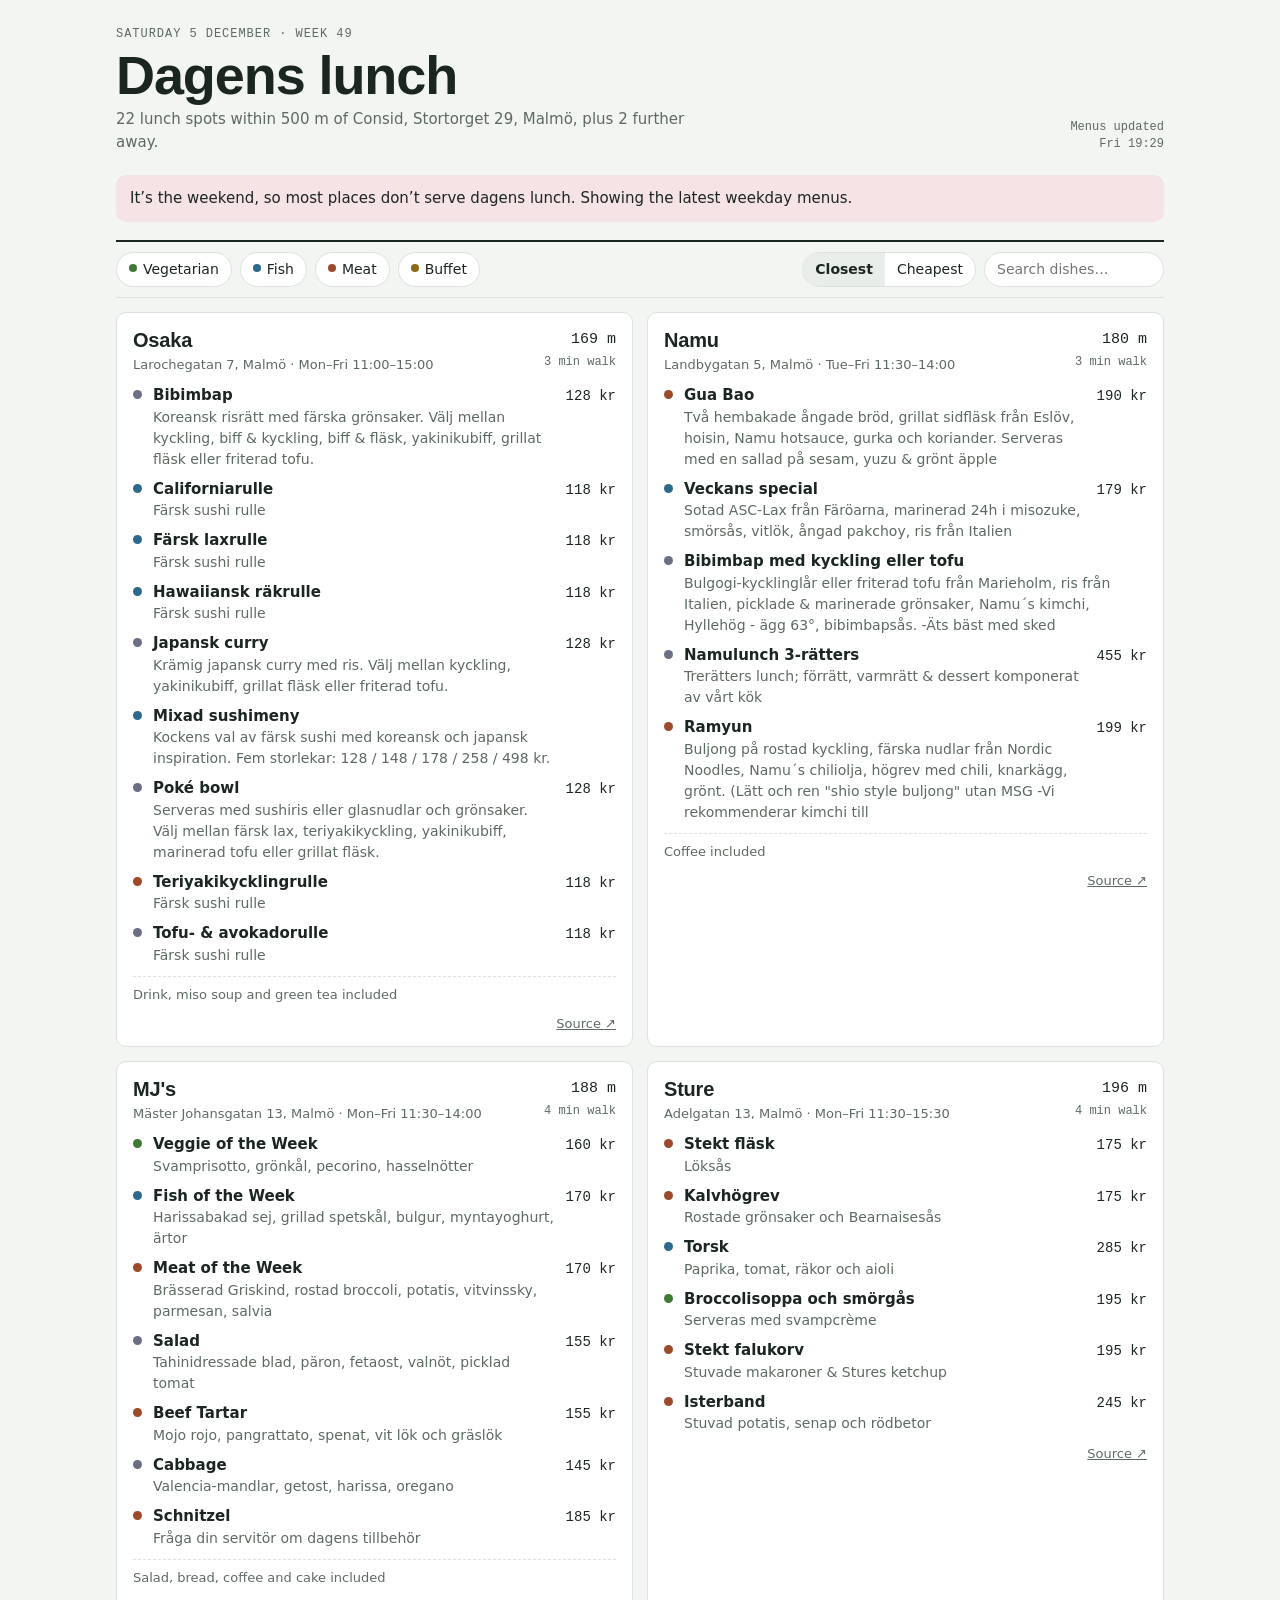
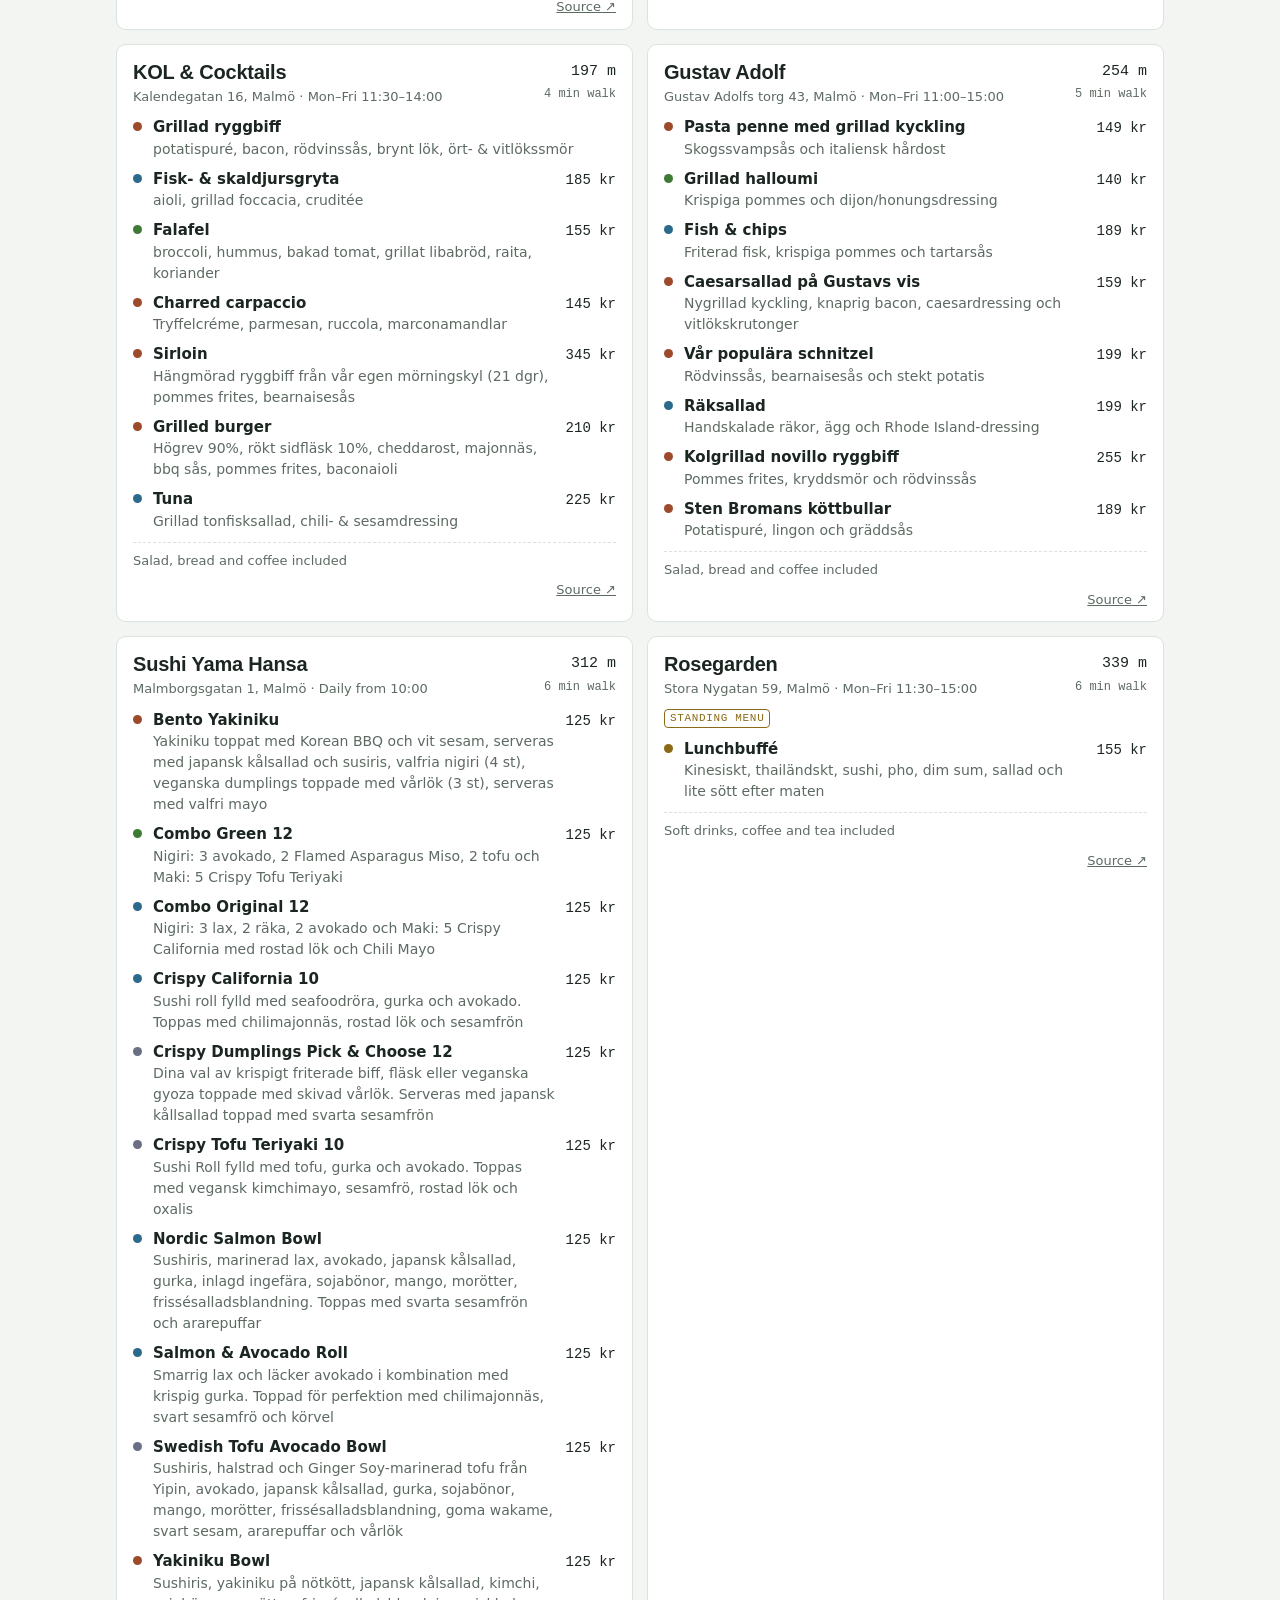
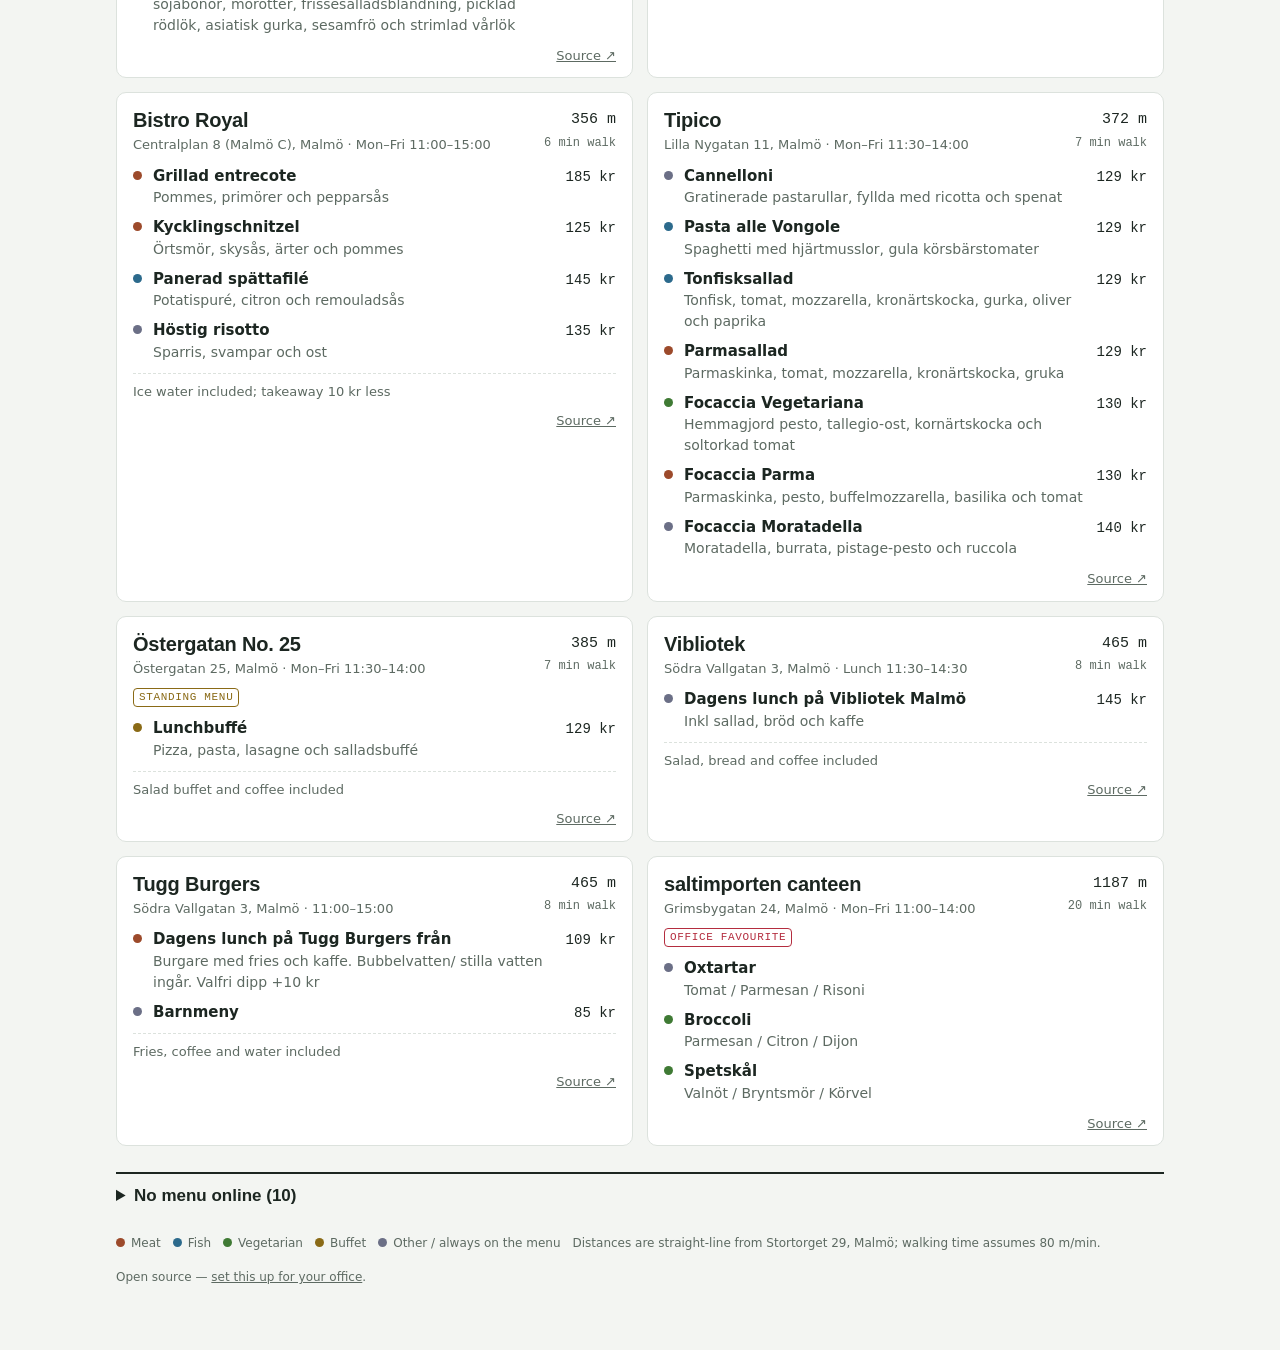
<file: docs/index.html>
<!doctype html>
<html lang="en">
<head>
<meta charset="utf-8">
<meta name="viewport" content="width=device-width,initial-scale=1">
<!-- menus.json holds text scraped from restaurant sites and is rendered with innerHTML (escaped by esc()).
     This policy is a second line of defence: only our own script, styles and data may load, and inline
     scripts/event handlers are refused even if an unescaped value ever slips through. -->
<meta http-equiv="Content-Security-Policy" content="default-src 'none'; script-src 'self'; style-src 'self'; connect-src 'self'; img-src 'self'; base-uri 'none'; form-action 'none'">
<title>Dagens lunch</title>
<meta name="description" content="Today's lunch menus near the office, updated every weekday morning.">
<link rel="stylesheet" href="style.css">
</head>
<body>
<div class="wrap">
  <header class="top">
    <div>
      <div class="eyebrow" id="dateline">Today</div>
      <h1>Dagens lunch</h1>
      <p class="sub" id="subline">Lunch spots near the office.</p>
    </div>
    <div class="stamp" id="stamp"></div>
  </header>

  <div class="notice" id="notice" hidden></div>

  <div class="controls" role="toolbar" aria-label="Filter menus">
    <button class="chip" data-kind="veg" aria-pressed="false"><span class="dot k-veg"></span>Vegetarian</button>
    <button class="chip" data-kind="fish" aria-pressed="false"><span class="dot k-fish"></span>Fish</button>
    <button class="chip" data-kind="meat" aria-pressed="false"><span class="dot k-meat"></span>Meat</button>
    <button class="chip" data-kind="buffet" aria-pressed="false"><span class="dot k-buffet"></span>Buffet</button>
    <span class="spacer"></span>
    <div class="seg" role="group" aria-label="Sort">
      <button data-sort="dist" aria-pressed="true">Closest</button>
      <button data-sort="price" aria-pressed="false">Cheapest</button>
    </div>
    <input type="search" id="q" placeholder="Search dishes…" aria-label="Search dishes">
  </div>

  <main id="list"><div class="empty">Loading today’s menus…</div></main>

  <details class="nomenu" id="nomenuBox" hidden>
    <summary id="nomenuSum">No menu online</summary>
    <p class="muted nomenu-intro">These serve lunch nearby, but there’s no menu we can show here today. Follow the link where there is one.</p>
    <div class="nlist" id="nlist"></div>
  </details>

  <div class="legend">
    <span><i class="dot k-meat"></i>Meat</span><span><i class="dot k-fish"></i>Fish</span><span><i class="dot k-veg"></i>Vegetarian</span><span><i class="dot k-buffet"></i>Buffet</span><span><i class="dot"></i>Other / always on the menu</span>
    <span id="distnote"></span>
  </div>
  <footer>Open source — <a href="https://github.com/LelleWipp/dagens-lunch">set this up for your office</a>.</footer>
</div>
<script src="app.js"></script>
</body>
</html>
</file>
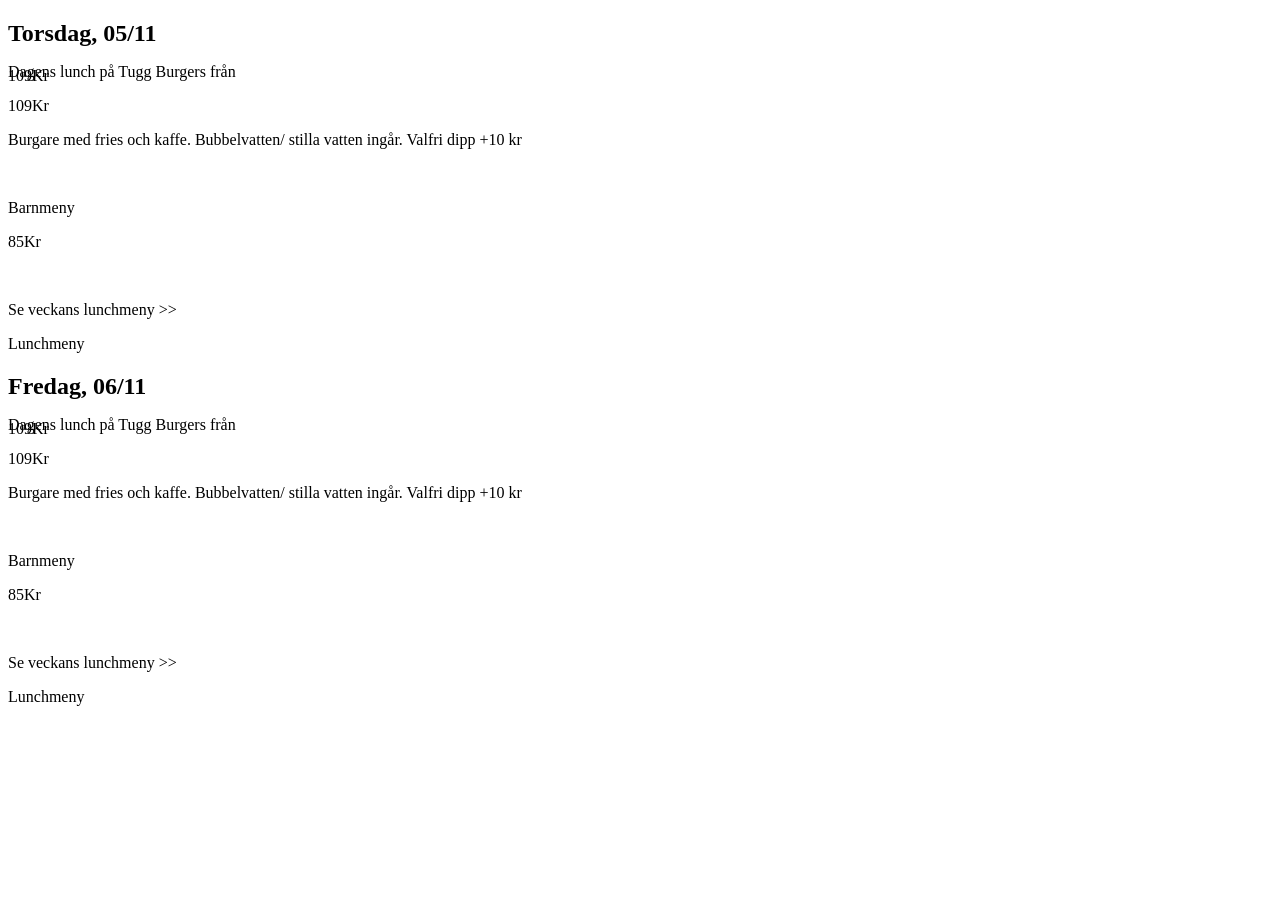
<file: tests/fixtures/mylunch_tugg.html>
<!DOCTYPE html>
<!-- Fixture: https://www.mylunch.se/malmo/tugg-burgers/lunch/, fetched 2026-11-05.
     Trimmed to the #menus block (the part the scraper reads), SVG icons and the feedback button removed. -->
<html lang="sv"><head><meta charset="utf-8"><title>Tugg Burgers Malmö lunch</title></head><body>
<div class="fl fl-wrap-const" id="menus"><div class="mi mi-w-full" id="wd0511"><div class="mih f-brrd"><div style="height: 27px; position: relative;"><div class="pos-a l0"><div class="fl"><h2>Torsdag, 05/11</h2></div></div><div class="pos-a r0"><div class="fl"><div class="m10-r"></div><p class="b" title="109Kr - 109Kr">109Kr</p></div></div></div></div><div class="mim mim-full"><div class="mim-table"><div class="mim-row"><p class="mim-txt">Dagens lunch på Tugg Burgers från</p><p class="mim-prc">109Kr</p></div><div class="mim-row"><p class="mim-txt0">Burgare med fries och kaffe. Bubbelvatten/ stilla vatten ingår. Valfri dipp +10 kr</p><p class="mim-prc"></p></div><br><div class="mim-row"><p class="mim-txt">Barnmeny</p><p class="mim-prc">85Kr</p></div><br><div class="mim-row"><p class="mim-txt0"></p><p class="curs-point lk a-n m0" data-url="https://c-p.rmcdn.net/635917be39007f0014c1e791/4019070/image-b2d011e4-063d-4e6c-92fa-7b325a07ab25.jpg" onclick="btnl(this.getAttribute('data-url'), 1);">Se veckans lunchmeny &gt;&gt;</p><p></p><p class="mim-prc"></p></div></div><div class="mim-table m10-t"><div class="mim-row fl m10-b"><div class="mim-txt ma"><div class="curs-point c ma" data-url="https://c-p.rmcdn.net/635917be39007f0014c1e791/4019070/image-b2d011e4-063d-4e6c-92fa-7b325a07ab25.jpg" onclick="btnl(this.getAttribute('data-url'), 1);" style="max-width: 250px;" title="Menu source"><p class="btn btn-sq">Lunchmeny</p></div></div></div></div></div></div><div class="mi mi-w-full d-no" id="wd0611"><div class="mih f-brrd"><div style="height: 27px; position: relative;"><div class="pos-a l0"><div class="fl"><h2>Fredag, 06/11</h2></div></div><div class="pos-a r0"><div class="fl"><div class="m10-r"></div><p class="b" title="109Kr - 109Kr">109Kr</p></div></div></div></div><div class="mim mim-full"><div class="mim-table"><div class="mim-row"><p class="mim-txt">Dagens lunch på Tugg Burgers från</p><p class="mim-prc">109Kr</p></div><div class="mim-row"><p class="mim-txt0">Burgare med fries och kaffe. Bubbelvatten/ stilla vatten ingår. Valfri dipp +10 kr</p><p class="mim-prc"></p></div><br><div class="mim-row"><p class="mim-txt">Barnmeny</p><p class="mim-prc">85Kr</p></div><br><div class="mim-row"><p class="mim-txt0"></p><p class="curs-point lk a-n m0" data-url="https://c-p.rmcdn.net/635917be39007f0014c1e791/4019070/image-b2d011e4-063d-4e6c-92fa-7b325a07ab25.jpg" onclick="btnl(this.getAttribute('data-url'), 1);">Se veckans lunchmeny &gt;&gt;</p><p></p><p class="mim-prc"></p></div></div><div class="mim-table m10-t"><div class="mim-row fl m10-b"><div class="mim-txt ma"><div class="curs-point c ma" data-url="https://c-p.rmcdn.net/635917be39007f0014c1e791/4019070/image-b2d011e4-063d-4e6c-92fa-7b325a07ab25.jpg" onclick="btnl(this.getAttribute('data-url'), 1);" style="max-width: 250px;" title="Menu source"><p class="btn btn-sq">Lunchmeny</p></div></div></div></div></div></div></div>
</body></html>
</file>
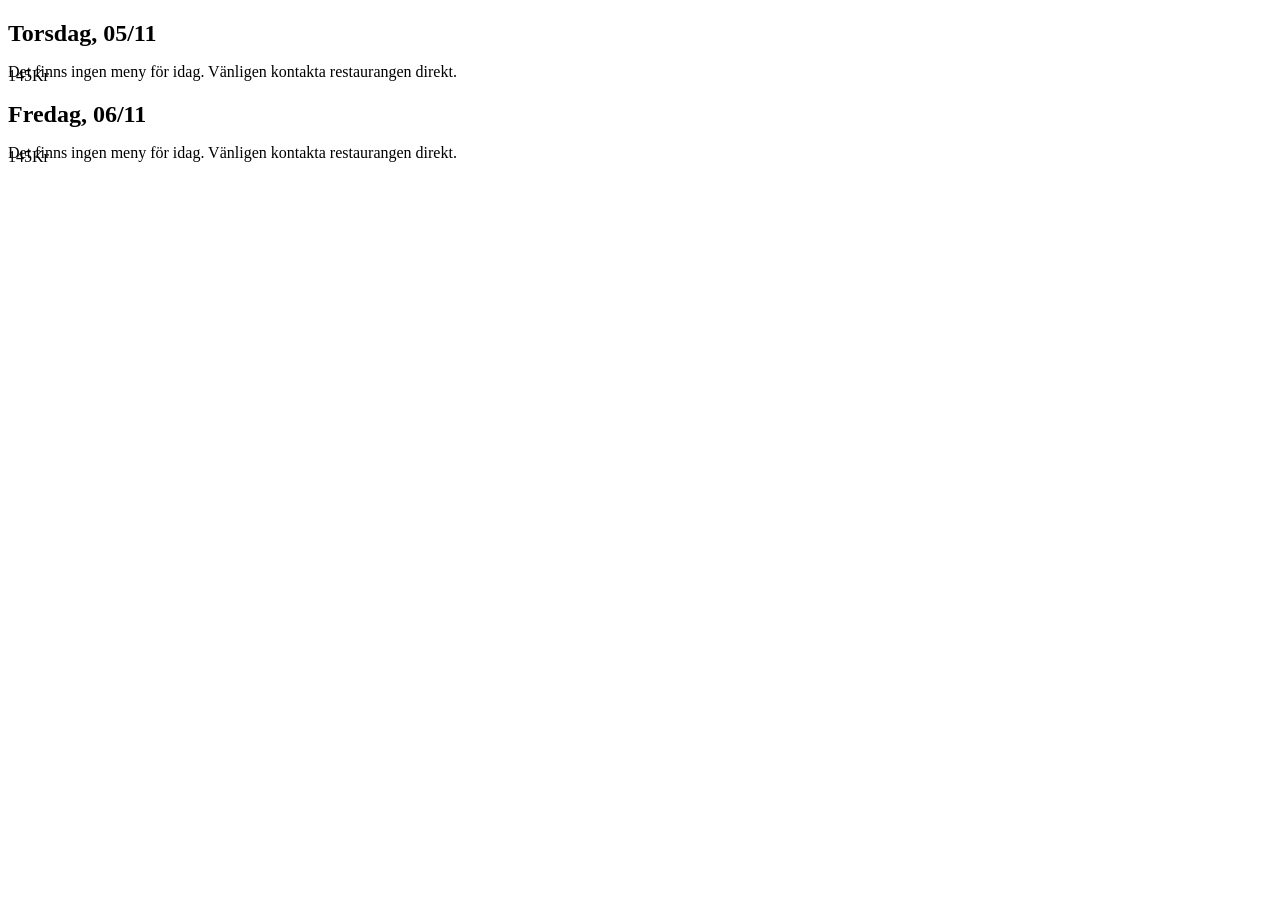
<file: tests/fixtures/mylunch_vibliotek.html>
<!DOCTYPE html>
<!-- Fixture: https://www.mylunch.se/malmo/vibliotek/lunch/, fetched 2026-11-05.
     Trimmed to the #menus block, SVG icons and the feedback button removed. A day without a published menu. -->
<html lang="sv"><head><meta charset="utf-8"><title>Vibliotek lunch</title></head><body>
<div class="fl fl-wrap-const" id="menus"><div class="mi mi-w-full" id="wd0511"><div class="mih f-brrd"><div style="height: 27px; position: relative;"><div class="pos-a l0"><div class="fl"><h2>Torsdag, 05/11</h2></div></div><div class="pos-a r0"><div class="fl"><div class="m10-r"></div><p class="b" title="Kr - Kr">145Kr</p></div></div></div></div><div class="mim mim-full"><div class="mim-table"><div class="mim-row"><p class="mim-txt0">Det finns ingen meny för idag. Vänligen kontakta restaurangen direkt.</p><p class="mim-prc"></p></div></div></div></div><div class="mi mi-w-full d-no" id="wd0611"><div class="mih f-brrd"><div style="height: 27px; position: relative;"><div class="pos-a l0"><div class="fl"><h2>Fredag, 06/11</h2></div></div><div class="pos-a r0"><div class="fl"><div class="m10-r"></div><p class="b" title="Kr - Kr">145Kr</p></div></div></div></div><div class="mim mim-full"><div class="mim-table"><div class="mim-row"><p class="mim-txt0">Det finns ingen meny för idag. Vänligen kontakta restaurangen direkt.</p><p class="mim-prc"></p></div></div></div></div></div>
</body></html>
</file>
<file: docs/style.css>
/* Layout: one column of menu cards sorted by distance from the office, filters sticky on top. */
:root{
  --bg:#F3F5F2; --surface:#FFFFFF; --ink:#1C2621; --muted:#5D6A62; --line:#DCE2DD; --soft:#E9EDE9;
  --accent:#B42D3F; --accent-ink:#FFFFFF; --accent-soft:#F6E3E6;
  --meat:#9C4A2B; --fish:#2C6A8C; --veg:#3F7A34; --buffet:#8A6A16; --other:#6B6F86;
  /* System fonts only: the page makes no requests besides data/menus.json. */
  --font-display:"Helvetica Neue", Arial, sans-serif;
  --font-body:system-ui, -apple-system, "Segoe UI", sans-serif;
  --font-mono:ui-monospace, Menlo, Consolas, monospace;
  --r:10px;
  color-scheme:light;
}
@media (prefers-color-scheme: dark){:root{
  --bg:#111613; --surface:#18201B; --ink:#E6ECE8; --muted:#9AA8A0; --line:#2A342E; --soft:#212A24;
  --accent:#E0576B; --accent-ink:#1A0A0D; --accent-soft:#3A1D23;
  --meat:#E08B66; --fish:#6FB2D6; --veg:#86C273; --buffet:#D9B656; --other:#A9ADC6; color-scheme:dark}}

*{box-sizing:border-box}
body{margin:0;background:var(--bg);color:var(--ink);font:15px/1.5 var(--font-body)}
.wrap{max-width:1080px;margin:0 auto;padding-inline:16px;padding-block:28px 64px}
a{color:inherit}
button{font:inherit;color:inherit}
:focus-visible{outline:2px solid var(--accent);outline-offset:2px}
[hidden]{display:none!important}

header.top{display:flex;flex-wrap:wrap;align-items:flex-end;justify-content:space-between;gap:12px 24px;margin-bottom:22px}
.eyebrow{font:500 12px/1 var(--font-mono);letter-spacing:.08em;text-transform:uppercase;color:var(--muted)}
h1{font:800 clamp(34px,6vw,54px)/1 var(--font-display);letter-spacing:-.02em;margin:8px 0 6px;text-wrap:balance}
.sub{color:var(--muted);margin:0;max-width:60ch}
.stamp{font:400 12px/1.4 var(--font-mono);color:var(--muted);text-align:right}

.notice{display:flex;gap:10px;align-items:flex-start;background:var(--accent-soft);color:var(--ink);border-radius:var(--r);padding:12px 14px;margin-bottom:18px}
.notice b{font-weight:600}
.muted{color:var(--muted)}
/* flex/grid child that may shrink below its content width so long names wrap */
.shrink{min-width:0}

/* controls */
.controls{position:sticky;top:0;z-index:5;background:var(--bg);padding-block:10px;margin-bottom:8px;display:flex;flex-wrap:wrap;gap:8px;align-items:center;border-top:2px solid var(--ink);border-bottom:1px solid var(--line)}
.chip{border:1px solid var(--line);background:var(--surface);border-radius:999px;padding:6px 12px;cursor:pointer;display:inline-flex;gap:6px;align-items:center;font-size:14px}
.chip[aria-pressed="true"]{background:var(--ink);color:var(--bg);border-color:var(--ink)}
.chip .dot{width:8px;height:8px}
.spacer{flex:1}
.controls input[type=search]{border:1px solid var(--line);background:var(--surface);color:var(--ink);border-radius:999px;padding:6px 12px;font:inherit;font-size:14px;min-width:0;width:180px}
.seg{display:inline-flex;border:1px solid var(--line);border-radius:999px;overflow:hidden;background:var(--surface)}
.seg button{border:0;background:none;padding:6px 12px;cursor:pointer;font-size:14px}
.seg button[aria-pressed="true"]{background:var(--soft);font-weight:600}

/* cards */
.grid{display:grid;grid-template-columns:repeat(auto-fill,minmax(min(100%,460px),1fr));gap:14px;margin-top:14px}
.card{background:var(--surface);border:1px solid var(--line);border-radius:var(--r);padding:16px 16px 12px;display:flex;flex-direction:column;gap:10px;min-width:0}
.chead{display:flex;justify-content:space-between;gap:12px;align-items:flex-start}
.chead h3{font:700 20px/1.15 var(--font-display);margin:0;letter-spacing:-.01em}
.meta{font-size:13px;color:var(--muted);margin-top:3px}
.dist{text-align:right;flex:none;font-family:var(--font-mono);font-variant-numeric:tabular-nums}
.dist b{display:block;font-weight:500;font-size:15px}
.dist span{font-size:12px;color:var(--muted)}
ul.dishes{list-style:none;margin:0;padding:0;display:grid;gap:8px}
ul.dishes li{display:grid;grid-template-columns:10px 1fr auto;gap:10px;align-items:baseline}
.dot{width:9px;height:9px;border-radius:50%;display:inline-block;background:var(--other);transform:translateY(-1px)}
.k-meat{background:var(--meat)}.k-fish{background:var(--fish)}.k-veg{background:var(--veg)}.k-buffet{background:var(--buffet)}
.dname{font-weight:600}
.ddesc{color:var(--muted);font-size:14px}
.price{font:500 14px var(--font-mono);font-variant-numeric:tabular-nums;white-space:nowrap}
.tags{display:flex;gap:6px;flex-wrap:wrap}
.tag{font:500 11px/1 var(--font-mono);letter-spacing:.06em;text-transform:uppercase;color:var(--muted);border:1px solid var(--line);border-radius:4px;padding:3px 5px;align-self:flex-start}
.tag.warn{color:var(--buffet);border-color:currentColor}
.tag.fav{color:var(--accent);border-color:currentColor}
.incl{font-size:13px;color:var(--muted);border-top:1px dashed var(--line);padding-top:8px}
.cfoot{display:flex;justify-content:flex-end}
.src{font-size:13px;color:var(--muted)}

details.nomenu{margin-top:26px;border-top:2px solid var(--ink);padding-top:12px}
details.nomenu summary{cursor:pointer;font:700 17px var(--font-display)}
.nomenu-intro{margin:8px 0 0}
.nlist{display:grid;grid-template-columns:repeat(auto-fill,minmax(min(100%,300px),1fr));gap:10px;margin-top:12px}
.nitem{background:var(--surface);border:1px solid var(--line);border-radius:var(--r);padding:12px 14px;display:grid;gap:4px}
.nitem .row{display:flex;justify-content:space-between;gap:8px}
.nitem b{font-weight:600}

.empty{padding:40px 0;color:var(--muted);text-align:center}
.legend{display:flex;flex-wrap:wrap;gap:12px;font-size:12px;color:var(--muted);margin-top:28px}
.legend span{display:inline-flex;gap:6px;align-items:center}
footer{margin-top:16px;font-size:12px;color:var(--muted)}

@media (max-width:560px){.controls input[type=search]{width:100%;order:9}.spacer{display:none}.stamp{text-align:left}}
@media (prefers-reduced-motion:reduce){*{transition:none!important}}
</file>
